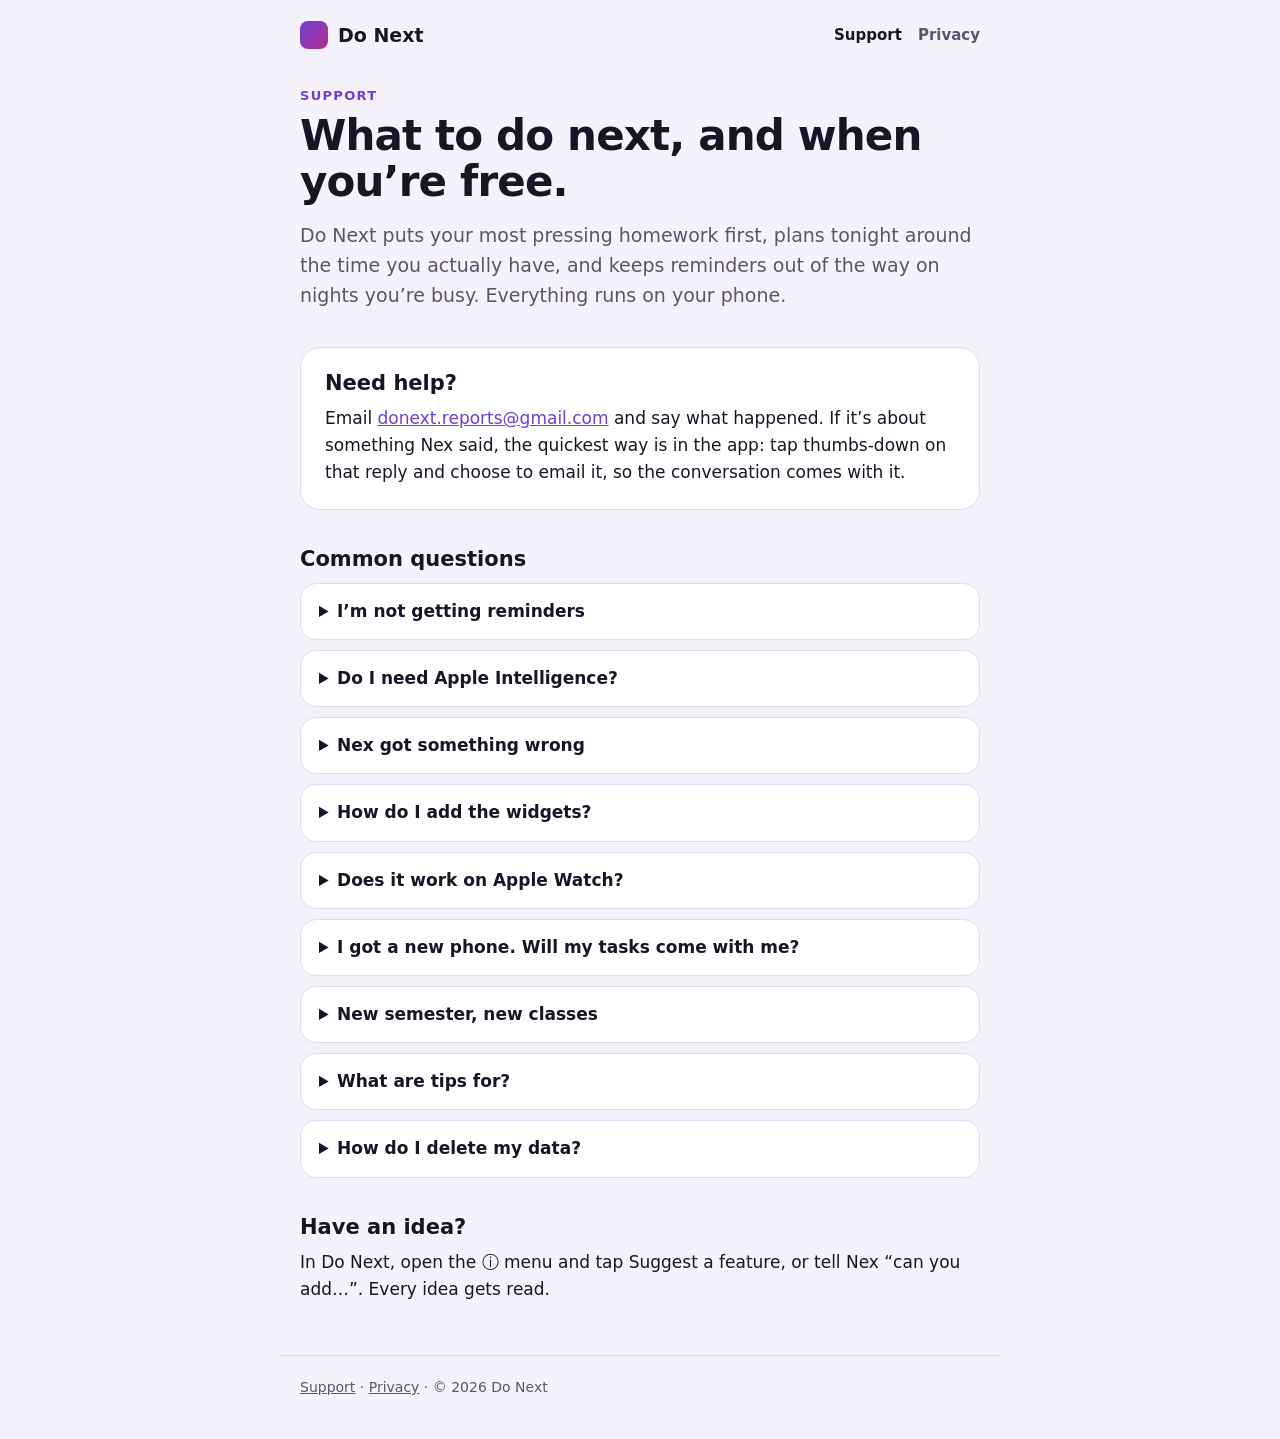
<file: index.html>
<!doctype html>
<html lang="en">
<head>
<meta charset="utf-8">
<meta name="viewport" content="width=device-width, initial-scale=1">
<title>Do Next Support</title>
<meta name="description" content="Help with Do Next, the homework app that tells you what to do next and plans tonight around your time.">
<link rel="stylesheet" href="style.css">
</head>
<body>
<header class="top">
  <a class="brand" href="./"><span class="mark" aria-hidden="true"></span>Do Next</a>
  <nav><a href="./" aria-current="page">Support</a><a href="privacy.html">Privacy</a></nav>
</header>

<main>
  <p class="eyebrow">Support</p>
  <h1>What to do next, and when you’re free.</h1>
  <p class="lede">Do Next puts your most pressing homework first, plans tonight around the time you actually have, and keeps reminders out of the way on nights you’re busy. Everything runs on your phone.</p>

  <section class="card contact">
    <h2>Need help?</h2>
    <p>Email <a href="mailto:donext.reports@gmail.com">donext.reports@gmail.com</a> and say what happened. If it’s about something Nex said, the quickest way is in the app: tap thumbs-down on that reply and choose to email it, so the conversation comes with it.</p>
  </section>

  <section>
    <h2>Common questions</h2>

    <details>
      <summary>I’m not getting reminders</summary>
      <p>Check that notifications are on for Do Next in the iPhone’s Settings → Notifications. Reminders only come inside your evening window (Settings in Do Next), never on a night you’ve marked out, and they wait while you’re locked in on Tonight. Gentle sends fewer than Standard.</p>
    </details>

    <details>
      <summary>Do I need Apple Intelligence?</summary>
      <p>No. Everything works without it, and Nex still understands adding, moving, checking off and questions about your week. On phones with Apple Intelligence turned on, Nex can also handle looser, chattier questions.</p>
    </details>

    <details>
      <summary>Nex got something wrong</summary>
      <p>Tap thumbs-down on the reply and say what you meant. You can email it to the developer from there. These reports are how Nex gets better every week.</p>
    </details>

    <details>
      <summary>How do I add the widgets?</summary>
      <p>Touch and hold the Home Screen, tap Edit, then Add Widget, and pick Do Next. The large widget lets you check things off. For tonight’s card on the Lock Screen, touch and hold the Lock Screen and tap Customize.</p>
    </details>

    <details>
      <summary>Does it work on Apple Watch?</summary>
      <p>Yes. With Do Next on your iPhone, open it on your paired Apple Watch to see what’s next and add a task quietly in class.</p>
    </details>

    <details>
      <summary>I got a new phone. Will my tasks come with me?</summary>
      <p>Yes, if you move to the new phone from an iCloud backup or straight from the old phone. Do Next has no account, so your tasks live only in your phone and its backup.</p>
    </details>

    <details>
      <summary>New semester, new classes</summary>
      <p>In Do Next, open Settings and run setup again. Your classes and homework times start fresh, and your tasks stay.</p>
    </details>

    <details>
      <summary>What are tips for?</summary>
      <p>They’re optional, and nothing in the app is locked behind them. They help pay the $99 a year Apple charges to keep Do Next on the App Store.</p>
    </details>

    <details>
      <summary>How do I delete my data?</summary>
      <p>Delete the app. Everything Do Next saved is on your phone, so that removes all of it. Nothing is stored anywhere else. See the <a href="privacy.html">privacy policy</a>.</p>
    </details>
  </section>

  <section>
    <h2>Have an idea?</h2>
    <p>In Do Next, open the ⓘ menu and tap Suggest a feature, or tell Nex “can you add…”. Every idea gets read.</p>
  </section>
</main>

<footer><a href="./">Support</a> · <a href="privacy.html">Privacy</a> · © 2026 Do Next</footer>
</body>
</html>
</file>
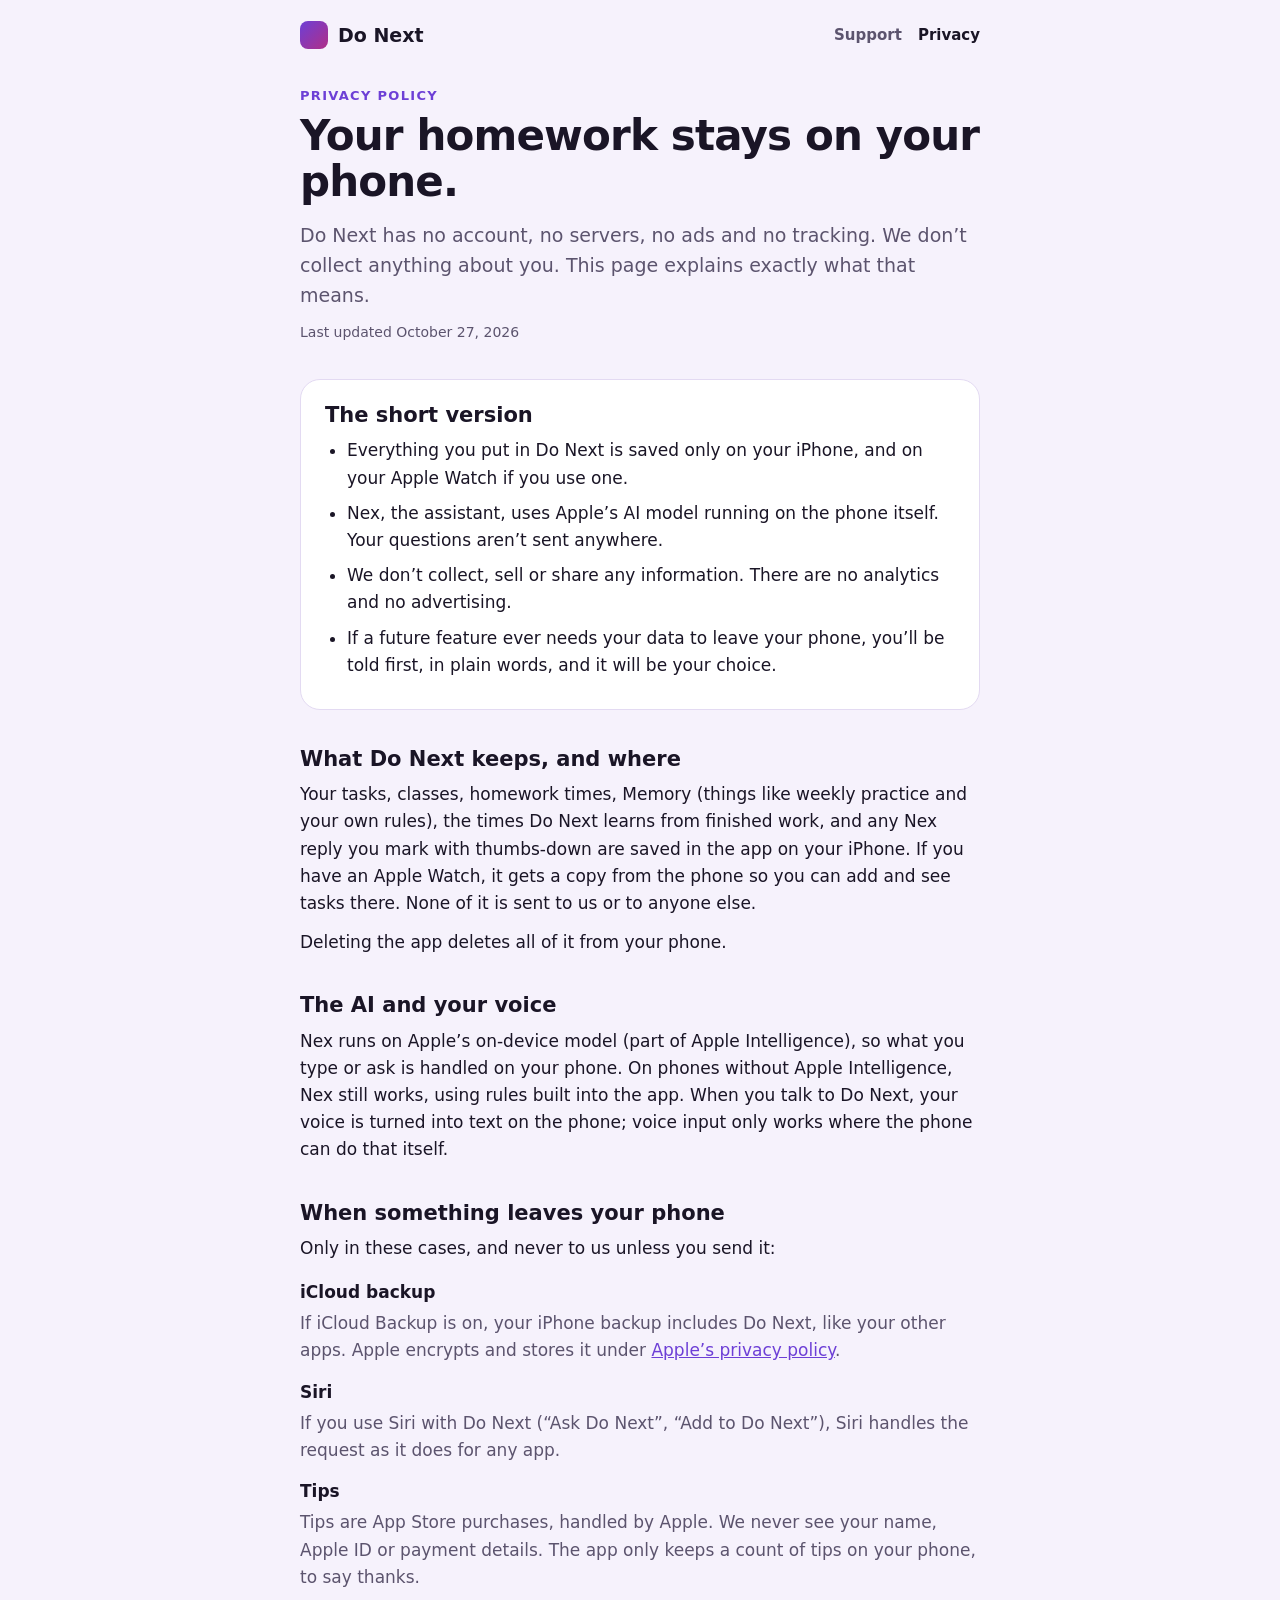
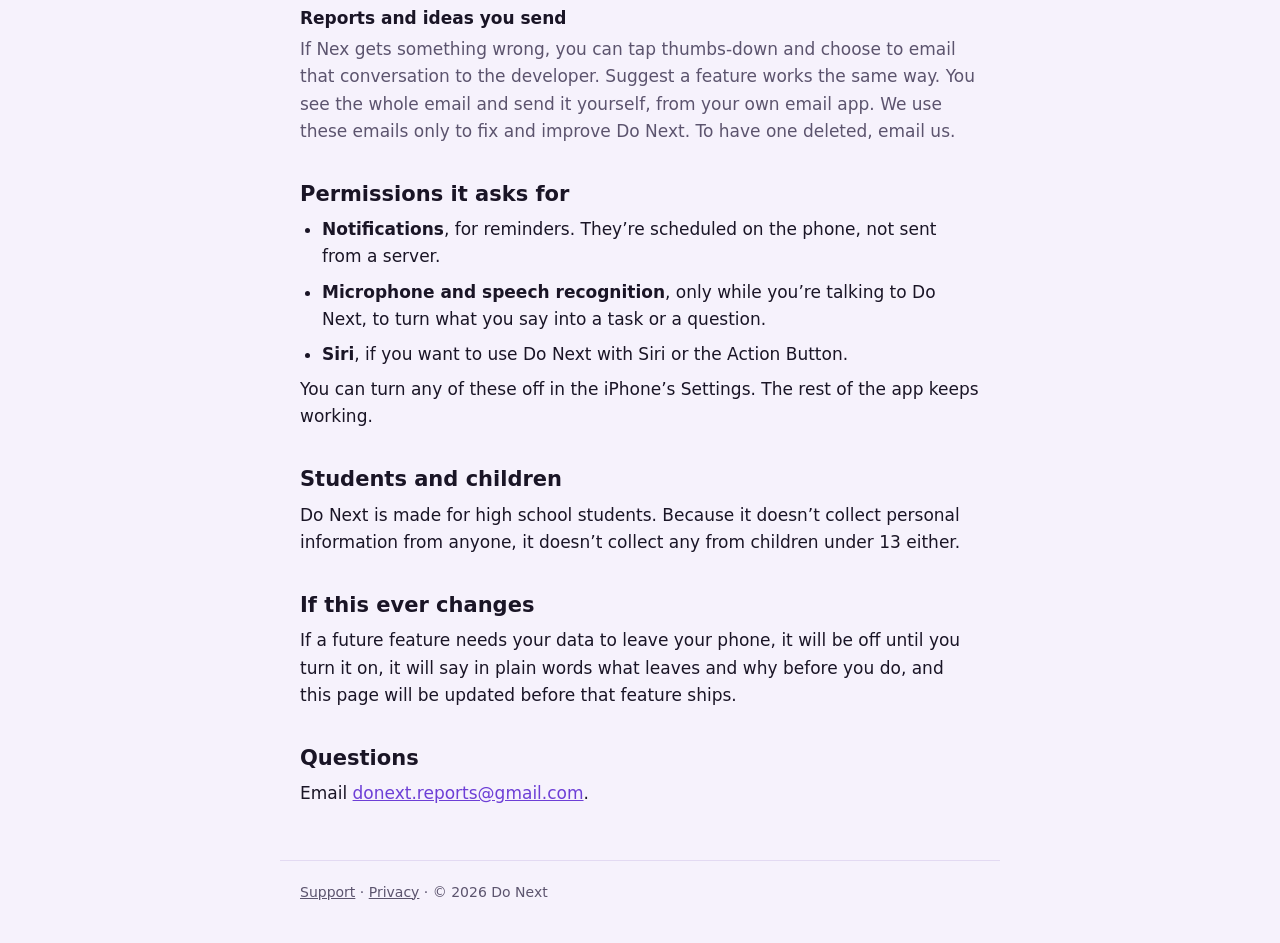
<file: privacy.html>
<!doctype html>
<html lang="en">
<head>
<meta charset="utf-8">
<meta name="viewport" content="width=device-width, initial-scale=1">
<title>Do Next Privacy Policy</title>
<meta name="description" content="Do Next keeps your homework on your phone. No account, no servers, no ads, no tracking.">
<link rel="stylesheet" href="style.css">
</head>
<body>
<header class="top">
  <a class="brand" href="./"><span class="mark" aria-hidden="true"></span>Do Next</a>
  <nav><a href="./">Support</a><a href="privacy.html" aria-current="page">Privacy</a></nav>
</header>

<main>
  <p class="eyebrow">Privacy policy</p>
  <h1>Your homework stays on your phone.</h1>
  <p class="lede">Do Next has no account, no servers, no ads and no tracking. We don’t collect anything about you. This page explains exactly what that means.</p>
  <p class="updated">Last updated October 27, 2026</p>

  <section class="card short">
    <h2>The short version</h2>
    <ul>
      <li>Everything you put in Do Next is saved only on your iPhone, and on your Apple Watch if you use one.</li>
      <li>Nex, the assistant, uses Apple’s AI model running on the phone itself. Your questions aren’t sent anywhere.</li>
      <li>We don’t collect, sell or share any information. There are no analytics and no advertising.</li>
      <li>If a future feature ever needs your data to leave your phone, you’ll be told first, in plain words, and it will be your choice.</li>
    </ul>
  </section>

  <section>
    <h2>What Do Next keeps, and where</h2>
    <p>Your tasks, classes, homework times, Memory (things like weekly practice and your own rules), the times Do Next learns from finished work, and any Nex reply you mark with thumbs-down are saved in the app on your iPhone. If you have an Apple Watch, it gets a copy from the phone so you can add and see tasks there. None of it is sent to us or to anyone else.</p>
    <p>Deleting the app deletes all of it from your phone.</p>
  </section>

  <section>
    <h2>The AI and your voice</h2>
    <p>Nex runs on Apple’s on-device model (part of Apple Intelligence), so what you type or ask is handled on your phone. On phones without Apple Intelligence, Nex still works, using rules built into the app. When you talk to Do Next, your voice is turned into text on the phone; voice input only works where the phone can do that itself.</p>
  </section>

  <section>
    <h2>When something leaves your phone</h2>
    <p>Only in these cases, and never to us unless you send it:</p>
    <dl class="cases">
      <dt>iCloud backup</dt>
      <dd>If iCloud Backup is on, your iPhone backup includes Do Next, like your other apps. Apple encrypts and stores it under <a href="https://www.apple.com/legal/privacy/">Apple’s privacy policy</a>.</dd>
      <dt>Siri</dt>
      <dd>If you use Siri with Do Next (“Ask Do Next”, “Add to Do Next”), Siri handles the request as it does for any app.</dd>
      <dt>Tips</dt>
      <dd>Tips are App Store purchases, handled by Apple. We never see your name, Apple ID or payment details. The app only keeps a count of tips on your phone, to say thanks.</dd>
      <dt>Reports and ideas you send</dt>
      <dd>If Nex gets something wrong, you can tap thumbs-down and choose to email that conversation to the developer. Suggest a feature works the same way. You see the whole email and send it yourself, from your own email app. We use these emails only to fix and improve Do Next. To have one deleted, email us.</dd>
    </dl>
  </section>

  <section>
    <h2>Permissions it asks for</h2>
    <ul>
      <li><b>Notifications</b>, for reminders. They’re scheduled on the phone, not sent from a server.</li>
      <li><b>Microphone and speech recognition</b>, only while you’re talking to Do Next, to turn what you say into a task or a question.</li>
      <li><b>Siri</b>, if you want to use Do Next with Siri or the Action Button.</li>
    </ul>
    <p>You can turn any of these off in the iPhone’s Settings. The rest of the app keeps working.</p>
  </section>

  <section>
    <h2>Students and children</h2>
    <p>Do Next is made for high school students. Because it doesn’t collect personal information from anyone, it doesn’t collect any from children under 13 either.</p>
  </section>

  <section>
    <h2>If this ever changes</h2>
    <p>If a future feature needs your data to leave your phone, it will be off until you turn it on, it will say in plain words what leaves and why before you do, and this page will be updated before that feature ships.</p>
  </section>

  <section>
    <h2>Questions</h2>
    <p>Email <a href="mailto:donext.reports@gmail.com">donext.reports@gmail.com</a>.</p>
  </section>
</main>

<footer><a href="./">Support</a> · <a href="privacy.html">Privacy</a> · © 2026 Do Next</footer>
</body>
</html>
</file>
<file: style.css>
:root {
  --bg: #F6F2FC;
  --surface: #FFFFFF;
  --ink: #1A1526;
  --muted: #5C546E;
  --line: #E3DAF2;
  --accent: #6D3FD6;
  --accent2: #B02F87;
  color-scheme: light;
}
@media (prefers-color-scheme: dark) {
  :root {
    --bg: #120E1E;
    --surface: #1C1630;
    --ink: #F2EEFA;
    --muted: #A9A1C0;
    --line: #2E2746;
    --accent: #A98BFF;
    --accent2: #F07FC8;
    color-scheme: dark;
  }
}
* { box-sizing: border-box; }
body {
  margin: 0;
  background: var(--bg);
  color: var(--ink);
  font: 17px/1.6 -apple-system, BlinkMacSystemFont, "SF Pro Text", "Segoe UI", system-ui, sans-serif;
  -webkit-text-size-adjust: 100%;
}
a { color: var(--accent); }
.top, main, footer { max-width: 720px; margin: 0 auto; padding-left: 20px; padding-right: 20px; }
.top { display: flex; align-items: center; justify-content: space-between; gap: 16px; padding-top: 20px; padding-bottom: 8px; }
.brand { display: inline-flex; align-items: center; gap: 10px; font-weight: 800; font-size: 19px; color: var(--ink); text-decoration: none; }
.mark { width: 28px; height: 28px; border-radius: 8px; background: linear-gradient(135deg, var(--accent), var(--accent2)); }
nav { display: flex; gap: 16px; font-weight: 600; font-size: 15px; }
nav a { color: var(--muted); text-decoration: none; }
nav a[aria-current="page"] { color: var(--ink); }
main { padding-top: 28px; padding-bottom: 40px; }
.eyebrow { margin: 0 0 6px; font-size: 13px; font-weight: 800; letter-spacing: 0.1em; text-transform: uppercase; color: var(--accent); }
h1 { margin: 0; font-size: clamp(30px, 6vw, 42px); line-height: 1.1; letter-spacing: -0.02em; }
h2 { margin: 0 0 8px; font-size: 21px; line-height: 1.3; }
.lede { margin: 14px 0 0; font-size: 19px; color: var(--muted); }
.updated { margin: 10px 0 0; font-size: 14px; color: var(--muted); }
section { margin-top: 36px; }
p { margin: 0 0 12px; }
ul { margin: 0; padding-left: 22px; }
li { margin-bottom: 8px; }
.card { background: var(--surface); border: 1px solid var(--line); border-radius: 20px; padding: 22px 24px; }
.card ul { margin-bottom: 0; }
.contact p { margin: 0; }
.cases dt { font-weight: 700; margin-top: 14px; }
.cases dd { margin: 4px 0 0; color: var(--muted); }
details { background: var(--surface); border: 1px solid var(--line); border-radius: 16px; padding: 14px 18px; margin-top: 10px; }
summary { font-weight: 700; cursor: pointer; }
details p { margin: 10px 0 2px; color: var(--muted); }
footer { padding-top: 20px; padding-bottom: 40px; border-top: 1px solid var(--line); font-size: 14px; color: var(--muted); }
footer a { color: var(--muted); }
</file>
